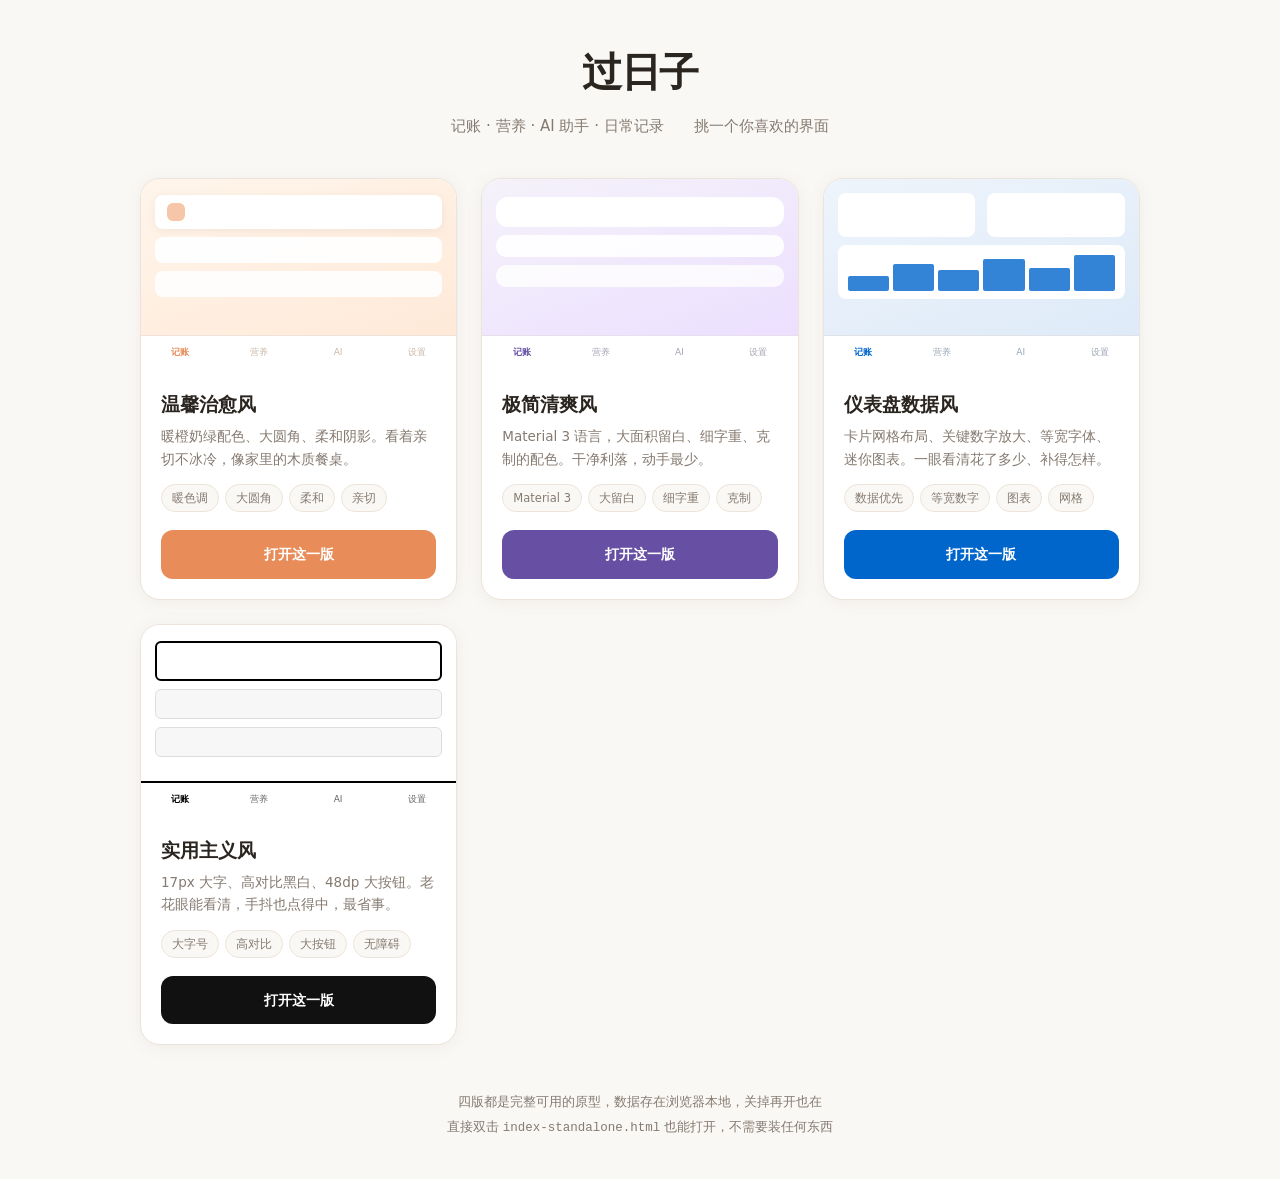
<file: launcher.html>
<!DOCTYPE html>
<html lang="zh-CN">
<head>
<meta charset="UTF-8">
<meta name="viewport" content="width=device-width, initial-scale=1.0">
<title>过日子 - 选择界面风格</title>
<style>
:root {
  --bg: #faf8f5;
  --card: #ffffff;
  --text: #2b2520;
  --text-muted: #857a70;
  --border: #ece4da;
  --shadow: 0 2px 16px rgba(120, 100, 80, 0.08);
  --shadow-lg: 0 12px 40px rgba(120, 100, 80, 0.16);
}
@media (prefers-color-scheme: dark) {
  :root {
    --bg: #17140f;
    --card: #221e19;
    --text: #f2ece4;
    --text-muted: #9c9086;
    --border: #332d26;
    --shadow: 0 2px 16px rgba(0,0,0,0.4);
    --shadow-lg: 0 12px 40px rgba(0,0,0,0.6);
  }
}
* { box-sizing: border-box; margin: 0; padding: 0; }
body {
  font-family: "PingFang SC", "MiSans", "Microsoft YaHei", system-ui, sans-serif;
  background: var(--bg); color: var(--text);
  min-height: 100vh; padding: 40px 20px; line-height: 1.6;
}
.wrap { max-width: 1000px; margin: 0 auto; }
.hero { text-align: center; margin-bottom: 40px; }
.hero h1 {
  font-size: 40px; font-weight: 800; letter-spacing: -0.03em; margin-bottom: 10px;
}
.hero p { color: var(--text-muted); font-size: 15px; }
.grid { display: grid; grid-template-columns: repeat(auto-fit, minmax(300px, 1fr)); gap: 24px; }

.card {
  background: var(--card); border: 1px solid var(--border); border-radius: 20px;
  overflow: hidden; box-shadow: var(--shadow); transition: all .25s ease;
  display: flex; flex-direction: column;
}
.card:hover { box-shadow: var(--shadow-lg); transform: translateY(-6px); }

/* 风格缩略图 */
.thumb { height: 190px; position: relative; overflow: hidden; }
.thumb .bar { position: absolute; bottom: 0; left: 0; right: 0; height: 34px; display: flex; }
.thumb .bar span { flex: 1; display: flex; align-items: center; justify-content: center; font-size: 9px; }
.thumb .row { position: absolute; left: 14px; right: 14px; border-radius: 8px; }

/* warm */
.t-warm { background: linear-gradient(160deg, #fff5eb, #ffe8d6); }
.t-warm .bar { background: #fff; border-top: 1px solid #efe3d9; }
.t-warm .bar span { color: #c9b8a8; }
.t-warm .bar span:first-child { color: #e88d5a; font-weight: 700; }
.t-warm .r1 { top: 16px; height: 34px; background: #fff; box-shadow: 0 2px 8px rgba(139,115,95,.1); }
.t-warm .r2 { top: 58px; height: 26px; background: #fff; opacity: .95; }
.t-warm .r3 { top: 92px; height: 26px; background: #fff; opacity: .9; }
.t-warm .dot { position: absolute; top: 24px; left: 26px; width: 18px; height: 18px; border-radius: 6px; background: #f5c6a8; }

/* minimal */
.t-minimal { background: linear-gradient(160deg, #f5f2fa, #eaddff); }
.t-minimal .bar { background: #fff; border-top: 1px solid #e7e0ec; }
.t-minimal .bar span { color: #a9a2b5; }
.t-minimal .bar span:first-child { color: #6750a4; font-weight: 700; }
.t-minimal .r1 { top: 18px; height: 30px; background: #fff; border-radius: 12px; }
.t-minimal .r2 { top: 56px; height: 22px; background: #fff; border-radius: 10px; opacity: .9; }
.t-minimal .r3 { top: 86px; height: 22px; background: #fff; border-radius: 10px; opacity: .8; }

/* dashboard */
.t-dashboard { background: linear-gradient(160deg, #eef4fb, #dce9f8); }
.t-dashboard .bar { background: #fff; border-top: 1px solid #dfe3e8; }
.t-dashboard .bar span { color: #9aa5b5; }
.t-dashboard .bar span:first-child { color: #0066cc; font-weight: 700; }
.t-dashboard .g1 { position: absolute; top: 14px; left: 14px; width: calc(50% - 20px); height: 44px; background: #fff; border-radius: 8px; }
.t-dashboard .g2 { position: absolute; top: 14px; right: 14px; width: calc(50% - 20px); height: 44px; background: #fff; border-radius: 8px; }
.t-dashboard .g3 { position: absolute; top: 66px; left: 14px; right: 14px; height: 54px; background: #fff; border-radius: 8px; }
.t-dashboard .spark { position: absolute; top: 74px; left: 24px; right: 24px; height: 38px; display: flex; align-items: flex-end; gap: 4px; }
.t-dashboard .spark i { flex: 1; background: #0066cc; border-radius: 2px; display: block; opacity: .8; }

/* practical */
.t-practical { background: #fff; }
.t-practical .bar { background: #fff; border-top: 2px solid #000; }
.t-practical .bar span { color: #666; }
.t-practical .bar span:first-child { color: #000; font-weight: 800; }
.t-practical .r1 { top: 16px; height: 40px; background: #fff; border: 2px solid #000; border-radius: 6px; }
.t-practical .r2 { top: 64px; height: 30px; background: #f7f7f7; border: 1px solid #ddd; border-radius: 6px; }
.t-practical .r3 { top: 102px; height: 30px; background: #f7f7f7; border: 1px solid #ddd; border-radius: 6px; }
@media (prefers-color-scheme: dark) {
  .t-practical { background: #121212; }
  .t-practical .bar { background: #1e1e1e; border-top-color: #fff; }
  .t-practical .r1 { background: #1e1e1e; border-color: #fff; }
  .t-practical .r2, .t-practical .r3 { background: #1a1a1a; border-color: #333; }
}

.body { padding: 20px; flex: 1; display: flex; flex-direction: column; }
.name { font-size: 19px; font-weight: 700; margin-bottom: 6px; }
.desc { font-size: 13.5px; color: var(--text-muted); line-height: 1.65; margin-bottom: 14px; flex: 1; }
.tags { display: flex; flex-wrap: wrap; gap: 6px; margin-bottom: 18px; }
.tags span {
  font-size: 11.5px; padding: 4px 10px; border-radius: 100px;
  background: var(--bg); border: 1px solid var(--border); color: var(--text-muted);
}
.open {
  display: flex; align-items: center; justify-content: center; gap: 8px;
  padding: 13px; border-radius: 12px; text-decoration: none;
  font-weight: 600; font-size: 14px; color: #fff;
  transition: all .2s ease;
}
.open:active { transform: scale(.98); }
.b-warm { background: #e88d5a; }
.b-minimal { background: #6750a4; }
.b-dashboard { background: #0066cc; }
.b-practical { background: #111; }

footer { text-align: center; margin-top: 44px; color: var(--text-muted); font-size: 12.5px; line-height: 2; }
</style>
</head>
<body>
<div class="wrap">
  <div class="hero">
    <h1>过日子</h1>
    <p>记账 · 营养 · AI 助手 · 日常记录　　挑一个你喜欢的界面</p>
  </div>

  <div class="grid">
    <!-- Warm -->
    <div class="card">
      <div class="thumb t-warm">
        <div class="row r1"></div>
        <div class="dot"></div>
        <div class="row r2"></div>
        <div class="row r3"></div>
        <div class="bar"><span>记账</span><span>营养</span><span>AI</span><span>设置</span></div>
      </div>
      <div class="body">
        <div class="name">温馨治愈风</div>
        <div class="desc">暖橙奶绿配色、大圆角、柔和阴影。看着亲切不冰冷，像家里的木质餐桌。</div>
        <div class="tags"><span>暖色调</span><span>大圆角</span><span>柔和</span><span>亲切</span></div>
        <a class="open b-warm" href="styles/warm/index-standalone.html">打开这一版</a>
      </div>
    </div>

    <!-- Minimal -->
    <div class="card">
      <div class="thumb t-minimal">
        <div class="row r1"></div>
        <div class="row r2"></div>
        <div class="row r3"></div>
        <div class="bar"><span>记账</span><span>营养</span><span>AI</span><span>设置</span></div>
      </div>
      <div class="body">
        <div class="name">极简清爽风</div>
        <div class="desc">Material 3 语言，大面积留白、细字重、克制的配色。干净利落，动手最少。</div>
        <div class="tags"><span>Material 3</span><span>大留白</span><span>细字重</span><span>克制</span></div>
        <a class="open b-minimal" href="styles/minimal/index-standalone.html">打开这一版</a>
      </div>
    </div>

    <!-- Dashboard -->
    <div class="card">
      <div class="thumb t-dashboard">
        <div class="g1"></div>
        <div class="g2"></div>
        <div class="g3"></div>
        <div class="spark">
          <i style="height:40%"></i><i style="height:70%"></i><i style="height:55%"></i>
          <i style="height:85%"></i><i style="height:60%"></i><i style="height:95%"></i>
        </div>
        <div class="bar"><span>记账</span><span>营养</span><span>AI</span><span>设置</span></div>
      </div>
      <div class="body">
        <div class="name">仪表盘数据风</div>
        <div class="desc">卡片网格布局、关键数字放大、等宽字体、迷你图表。一眼看清花了多少、补得怎样。</div>
        <div class="tags"><span>数据优先</span><span>等宽数字</span><span>图表</span><span>网格</span></div>
        <a class="open b-dashboard" href="styles/dashboard/index-standalone.html">打开这一版</a>
      </div>
    </div>

    <!-- Practical -->
    <div class="card">
      <div class="thumb t-practical">
        <div class="row r1"></div>
        <div class="row r2"></div>
        <div class="row r3"></div>
        <div class="bar"><span>记账</span><span>营养</span><span>AI</span><span>设置</span></div>
      </div>
      <div class="body">
        <div class="name">实用主义风</div>
        <div class="desc">17px 大字、高对比黑白、48dp 大按钮。老花眼能看清，手抖也点得中，最省事。</div>
        <div class="tags"><span>大字号</span><span>高对比</span><span>大按钮</span><span>无障碍</span></div>
        <a class="open b-practical" href="styles/practical/index-standalone.html">打开这一版</a>
      </div>
    </div>
  </div>

  <footer>
    四版都是完整可用的原型，数据存在浏览器本地，关掉再开也在<br>
    直接双击 <code>index-standalone.html</code> 也能打开，不需要装任何东西
  </footer>
</div>
</body>
</html>
</file>
